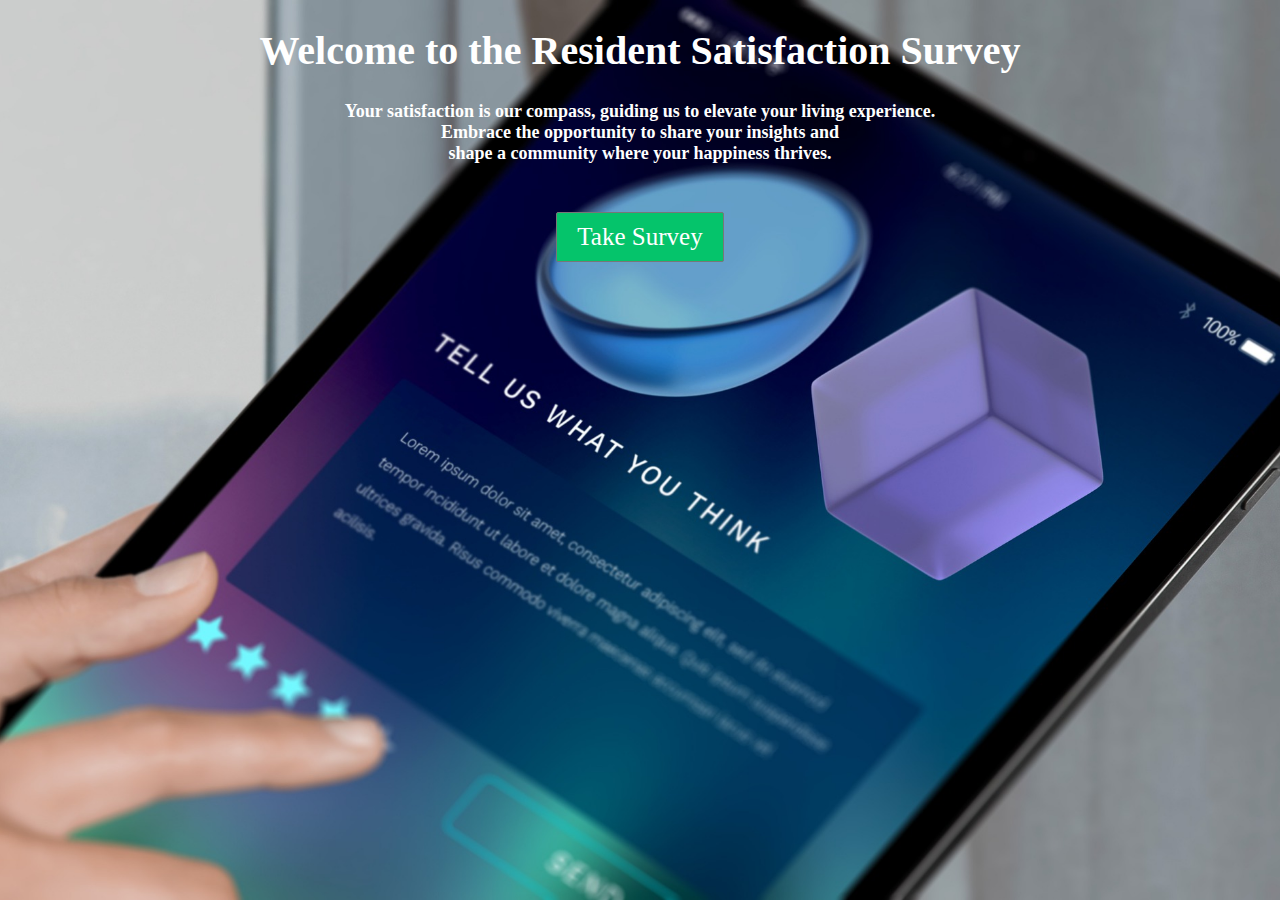
<file: Resident_Analysis _Tool/survey/index.html>
<!DOCTYPE html>
<html lang="en">
<head>
    <meta charset="UTF-8">
    <meta name="viewport" content="width=device-width, initial-scale=1.0">
    
    <link rel="stylesheet" href="survey_style.css">

    <title>Welcome to the Survey</title>
    <style>
    </style>
</head>
<body>
    <div class="welcome-container">
        <h1>Welcome to the Resident Satisfaction Survey</h1>
        <h3>Your satisfaction is our compass, guiding us to elevate your living experience. <br>Embrace the opportunity to share your insights and <br> shape a community where your happiness thrives.</h3>
        <a href="survey.html" class="welcome-button">Take Survey</a>
    </div>
</body>
</html>
</file>
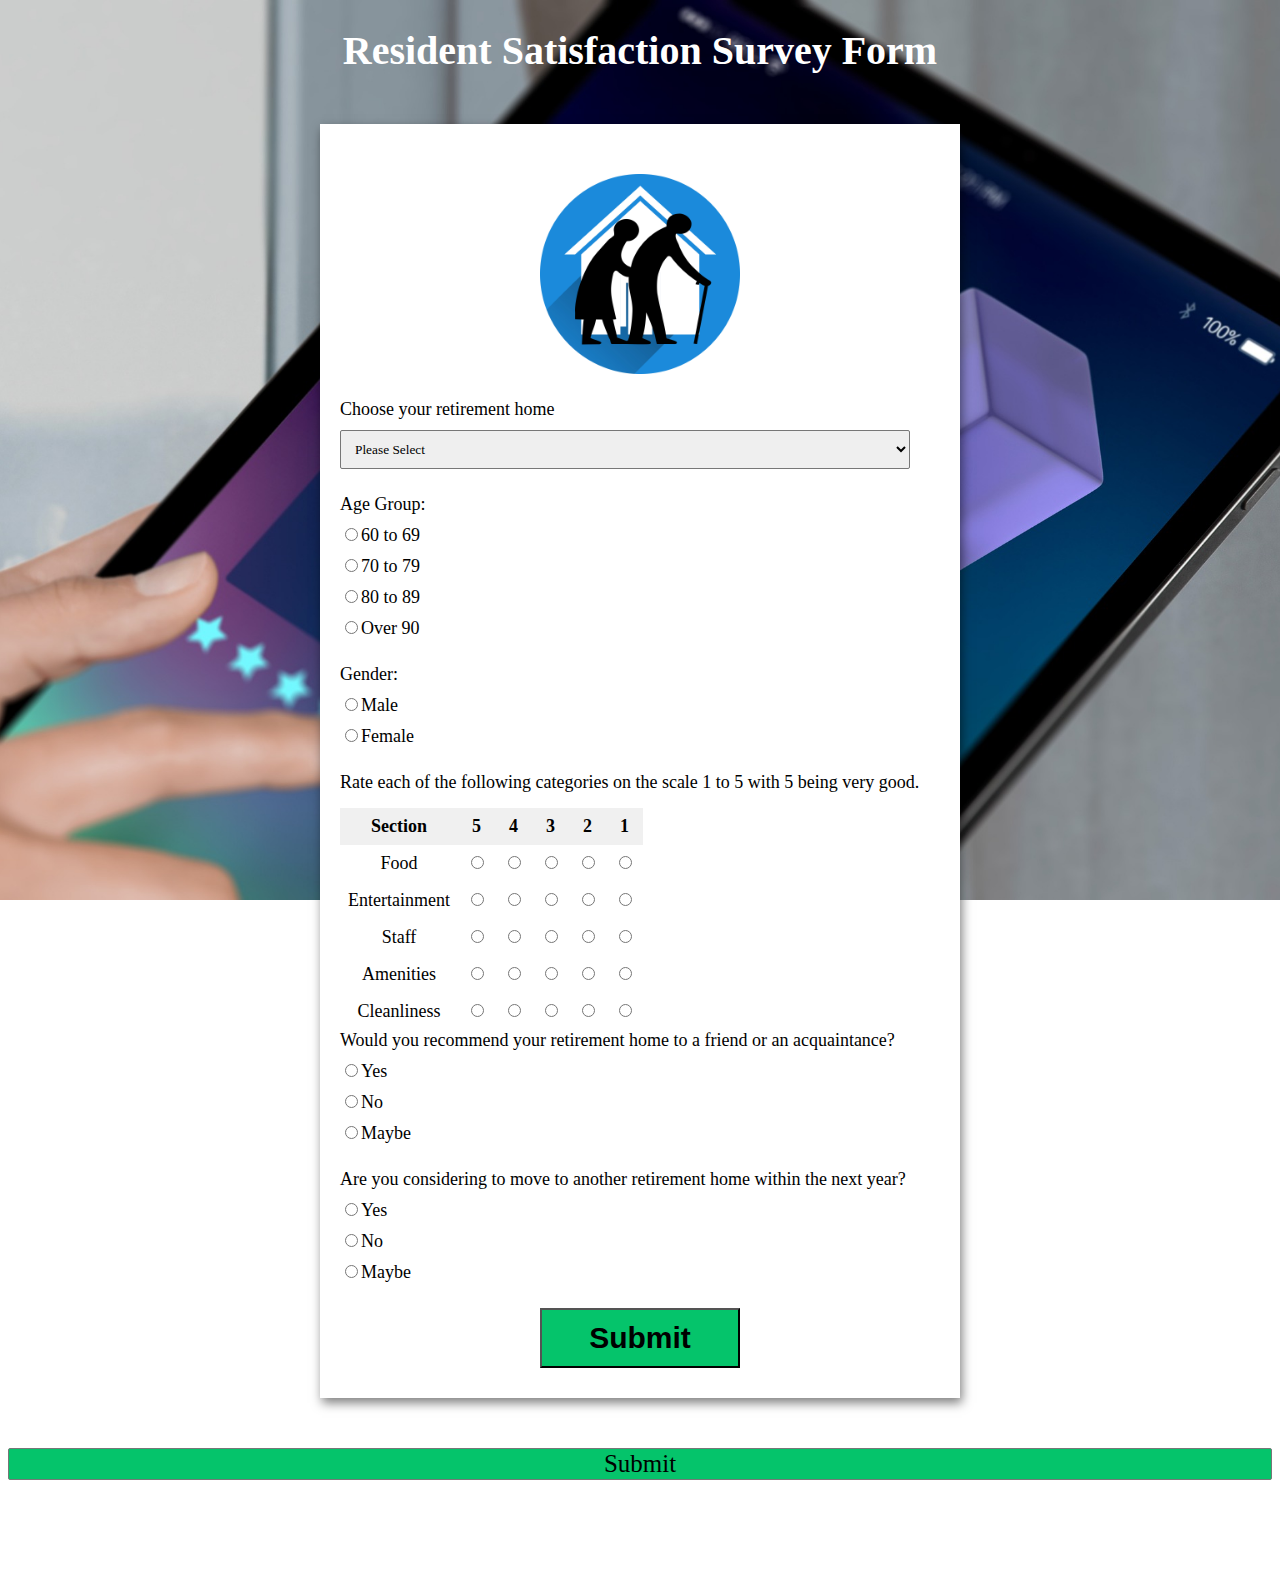
<file: Resident_Analysis _Tool/survey/survey.html>
<!DOCTYPE html>
<html lang="en">
<head>
    <meta charset="UTF-8">
    <meta http-equiv="X-UA-Compatible"
          content="IE=edge">
    <meta name="viewport"
          content="width=device-width, initial-scale=1.0">
    
<link rel="stylesheet" href="survey_style.css">
</head>
<body>
    
    <h1>Resident Satisfaction Survey Form</h1>
  
    <!-- Create Form -->
    <form id="form">

        <img src="../pictures/logo.jpeg" alt="Logo" class="logo">

<!--choose the retirement name-->
        <div class="form-control">
            <label for="location" id="label-location">
                Choose your retirement home
            </label>
             
            <!-- Dropdown options -->
            <select name="location" id="location">
                <option value="Please Select">Please Select</option>
                <option value="Chartwell Residences">Chartwell Residences</option>
                <option value="Revera Living">Revera Living</option>
                <option value="Maplewood Community">Maplewood Community</option>
                <option value="Bridlewood Living">Bridlewood Living</option>
                <option value="The Redwoods">The Redwoods</option>
            </select>
        </div>
         <!-- Input Type Radio Button for the age -->
        <div class="form-control">
            <label>
                Age Group:
            </label>
 
            <!-- Input Type Radio Button -->
            <label for="age-1">
                <input type="radio" name="Age">60 to 69</input value="60-69">
            </label>
            <label for="age-2">
                <input type="radio" name="Age">70 to 79</input value="70-79">
            </label>
            <label for="age-3">
                <input type="radio" name="Age">80 to 89</input value="80-89">
            </label>
            <label for="age-4">
                <input type="radio" name="Age">Over 90</input value="90+">
            </label>
        </div>

 <!-- Input the gender of the resident -->
        <div class="form-control">
            <label>
                Gender:
            </label>
 
            <!-- Input Type Radio Button -->
            <label for="Gender-1">
                <input type="radio" id="Male" name="Gender">Male</input value="Male">
            </label>
            <label for="Gender-2">
                <input type="radio" id="Female" name="Gender">Female</input value="Female">
            </label>
        </div>
        
    
    </head>
    <body>
        <h2>Rate each of the following categories on the scale 1 to 5 with 5 being very good.</h2>
        <form>
            <table border="0">
                <tr>
                    <th>Section</th>
                    <th>5</th>
                    <th>4</th>
                    <th>3</th>
                    <th>2</th>
                    <th>1</th>
                </tr>
                <tr>
                    <td>Food</td>
                    <td><input type="radio" name="food" value="5"></td>
                    <td><input type="radio" name="food" value="4"></td>
                    <td><input type="radio" name="food" value="3"></td>
                    <td><input type="radio" name="food" value="2"></td>
                    <td><input type="radio" name="food" value="1"></td>
                </tr>
                <tr>
                    <td>Entertainment</td>
                    <td><input type="radio" name="entertainment" value="5"></td>
                    <td><input type="radio" name="entertainment" value="4"></td>
                    <td><input type="radio" name="entertainment" value="3"></td>
                    <td><input type="radio" name="entertainment" value="2"></td>
                    <td><input type="radio" name="entertainment" value="1"></td>
                </tr>
                <tr>
                    <td>Staff</td>
                    <td><input type="radio" name="staff" value="5"></td>
                    <td><input type="radio" name="staff" value="4"></td>
                    <td><input type="radio" name="staff" value="3"></td>
                    <td><input type="radio" name="staff" value="2"></td>
                    <td><input type="radio" name="staff" value="1"></td>
                </tr>
                <tr>
                    <td>Amenities</td>
                    <td><input type="radio" name="amenities" value="5"></td>
                    <td><input type="radio" name="amenities" value="4"></td>
                    <td><input type="radio" name="amenities" value="3"></td>
                    <td><input type="radio" name="amenities" value="2"></td>
                    <td><input type="radio" name="amenities" value="1"></td>
                </tr>
                <tr>
                    <td>Cleanliness</td>
                    <td><input type="radio" name="cleanliness" value="5"></td>
                    <td><input type="radio" name="cleanliness" value="4"></td>
                    <td><input type="radio" name="cleanliness" value="3"></td>
                    <td><input type="radio" name="cleanliness" value="2"></td>
                    <td><input type="radio" name="cleanliness" value="1"></td>
                </tr>
                <tr class="extra-spacing"></tr>
            </table> 

        <div class="form-control">
             <label>
                Would you recommend your retirement home to a friend or an acquaintance?
                </label>
     
                <!-- Input Type Radio Button -->
                <label for="recommend-1">
                    <input type="radio" name="recommend">Yes</input value="Yes">
                </label>
                <label for="recommend-2">
                    <input type="radio" name="recommend">No</input value="No">
                </label>
                <label for="recommend-3">
                    <input type="radio" name="recommend">Maybe</input value="Maybe">
                </label>
            </div>

            <div class="form-control">
                <label>
                   Are you considering to move to another retirement home within the next year?
                   </label>
        
                   <!-- Input Type Radio Button -->
                   <label for="move-1">
                    <input type="radio" name="move">Yes</input value="Yes">
                   </label>
                   <label for="move-2">
                    <input type="radio" name="recommend">No</input value="No">
                   </label>
                   <label for="move-3">
                    <input type="radio" name="recommend">Maybe</input value="Maybe">
                   </label>
                </div>
       
            <!-- Add a submit button to submit the form -->
            <input type="submit" value="Submit">
        </form>
        <!-- Multi-line Text Input Control -->
        <button type="submit" value="submit">
            Submit
        </button>
    </form>
    <div id="thankYouMessage" class="hidden">
        <h3>Thank You for Your Time</h3>
        <h3>Your feedback is valuable to us.</h3>
    </div>
    </form>
</body>
</html>
</file>
<file: Resident_Analysis _Tool/survey/survey_style.css>
/* Styling the Body element i.e. Color, 
        Font, Alignment */ 
        body {
            background: url('../pictures/background.jpeg') no-repeat center center fixed; /* Specify the path to your background image */
            background-size: cover;
            font-family: Verdana;
            text-align: center;
            font-size: 18px;
        }

        .logo {
            max-width: 200px; /* Set the maximum width of the logo */
            height: auto;
            margin: 20px; /* Adjust margin as needed */
        }

        h1 {
            background-color: transparent;
            font-family: Verdana;
            text-align: center;
            font-size: 40px;
            font-weight: bolder;
            color: #ffffff;
        }

        h3 {
            background-color: transparent;
            font-family: Verdana;
            text-align: center;
            font-size: 18px;
            font-weight: bold;
            color: #ffffff;
        }
 
        /* Styling the Form (Color, Padding, Shadow) */
        form {
            background-color: #fff;
            max-width: 600px;
            margin: 50px auto;
            padding: 30px 20px;
            box-shadow: 2px 5px 10px rgba(0, 0, 0, 0.5);
        }
 
        /* Styling form-control Class */
        .form-control {
            text-align: left;
            margin-bottom: 25px;
        }
 
        /* Styling form-control Label */ 
        .form-control label {
            display: block;
            margin-bottom: 10px;
        }
 
        /* Styling form-control input, 
        select, textarea */
        .form-control input,
        .form-control select,
        .form-control textarea {
            border: 1px solid #777;
            border-radius: 2px;
            font-family: inherit;
            padding: 10px;
            display: block;
            width: 95%;
        }
 
        /* Styling form-control Radio 
        button and Checkbox */
        .form-control input[type="radio"],
        .form-control input[type="checkbox"] {
            display: inline-block;
            width: auto;
        }
 
        /* Styling Button */
        button {
            background-color: #05c46b;
            border: 1px solid #777;
            border-radius: 2px;
            font-family: inherit;
            font-size: 25px;
            display: block;
            width: 100%;
            margin-top: 50px;
            margin-bottom: 20px;
        }
        input[type="submit"] {
            background-color: #05c46b;
            width: 200px;
            height: 60px; 
            font-size: 30px;
            font-weight: bold;
            display: inline-block;
            color: black
        }
        h2 {
            text-align: left;
            font-weight: normal;
            font-size: 18px;
        }

        /* Style for the survey table */
        table {
            border-collapse: collapse;
            width: 50%;
 
        }

        /* Style for table header cells */
        th {
            background-color: #f0f0f0;
            text-align: center;
            padding: 8px;
        }

        /* Style for table data cells */
        td {
            text-align: center;
            padding: 8px;
        }

        table {
            border: 0;
        }


        .top-right-image {
            position: absolute;
            top: 10px;
            right: 10px;
            max-width: 100px; 
            height: auto;
        }

        .welcome-button {
            background-color: #05c46b;
            border: 1px solid #777;
            border-radius: 2px;
            font-family: Verdana;
            font-size: 25px;
            display: inline-block;
            padding: 10px 20px;
            text-decoration: none;
            color: #ffffff;
            margin-top: 30px;
        }
</file>
